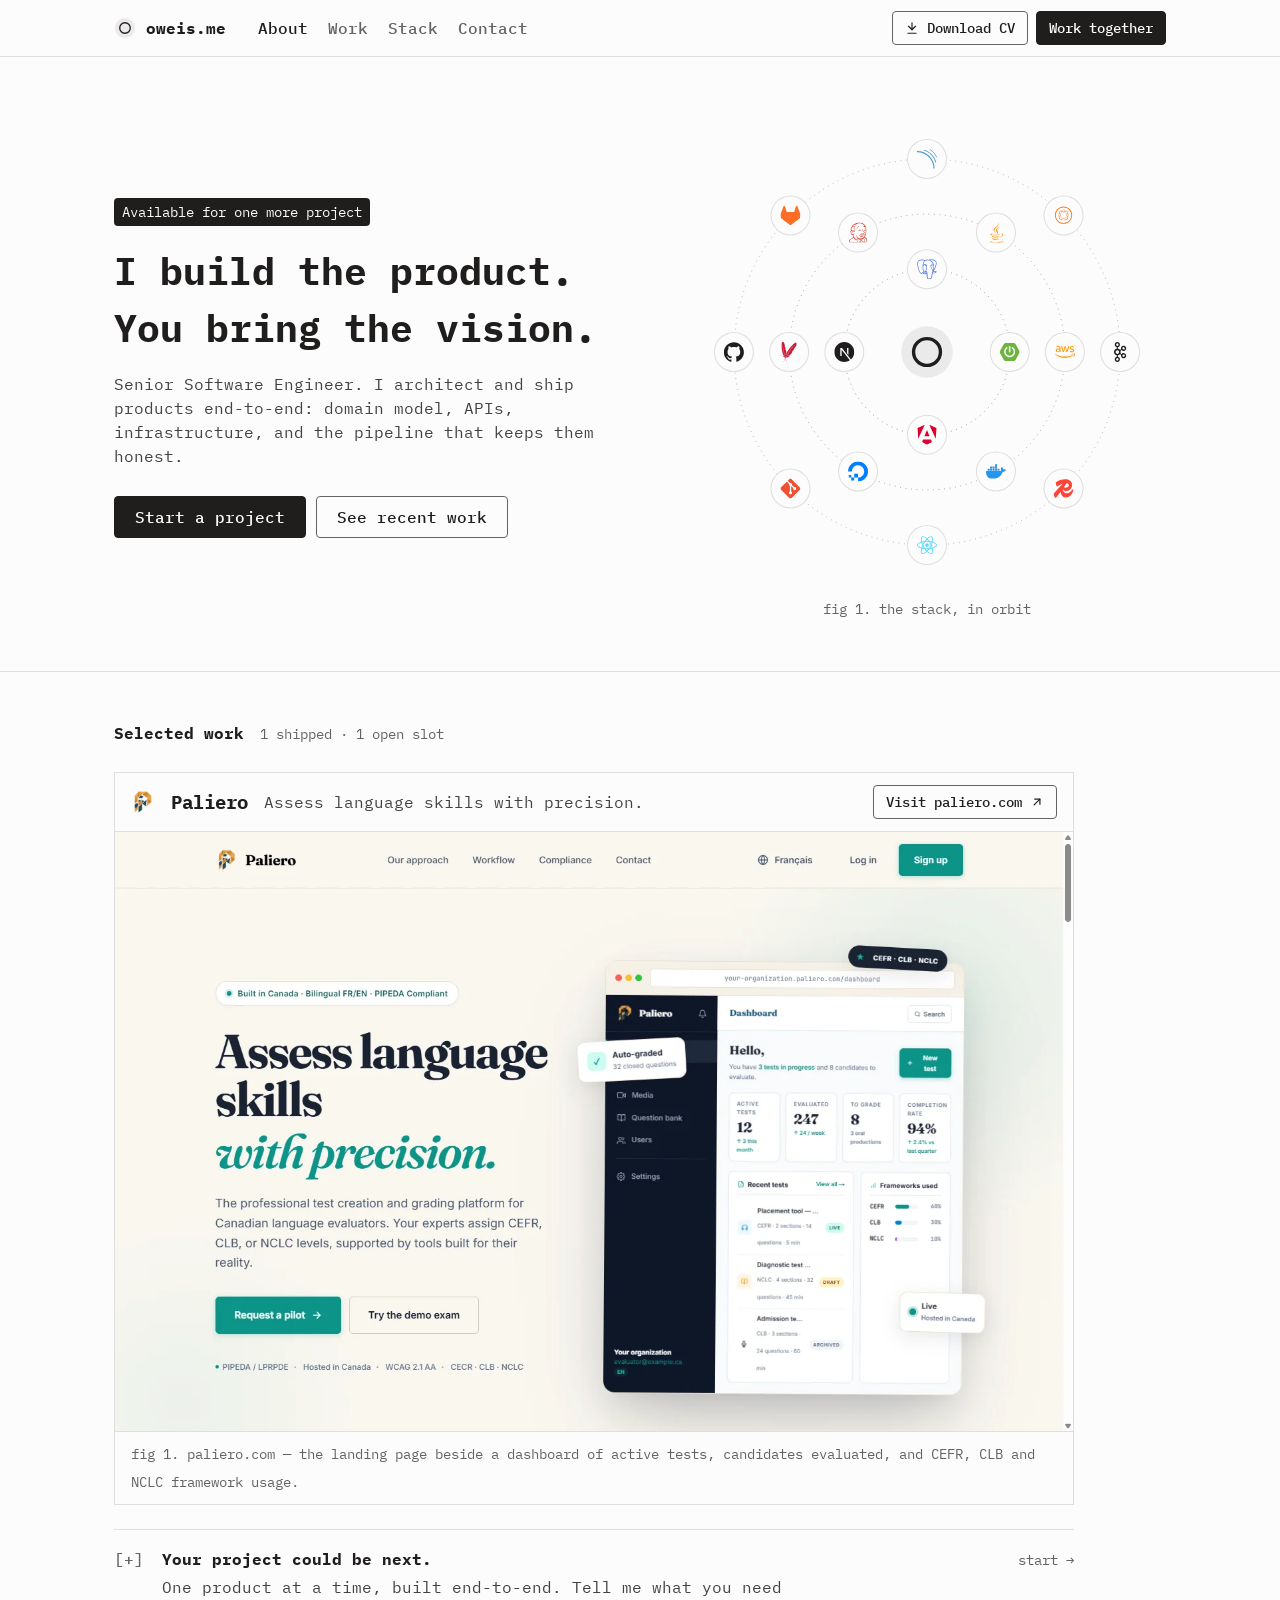
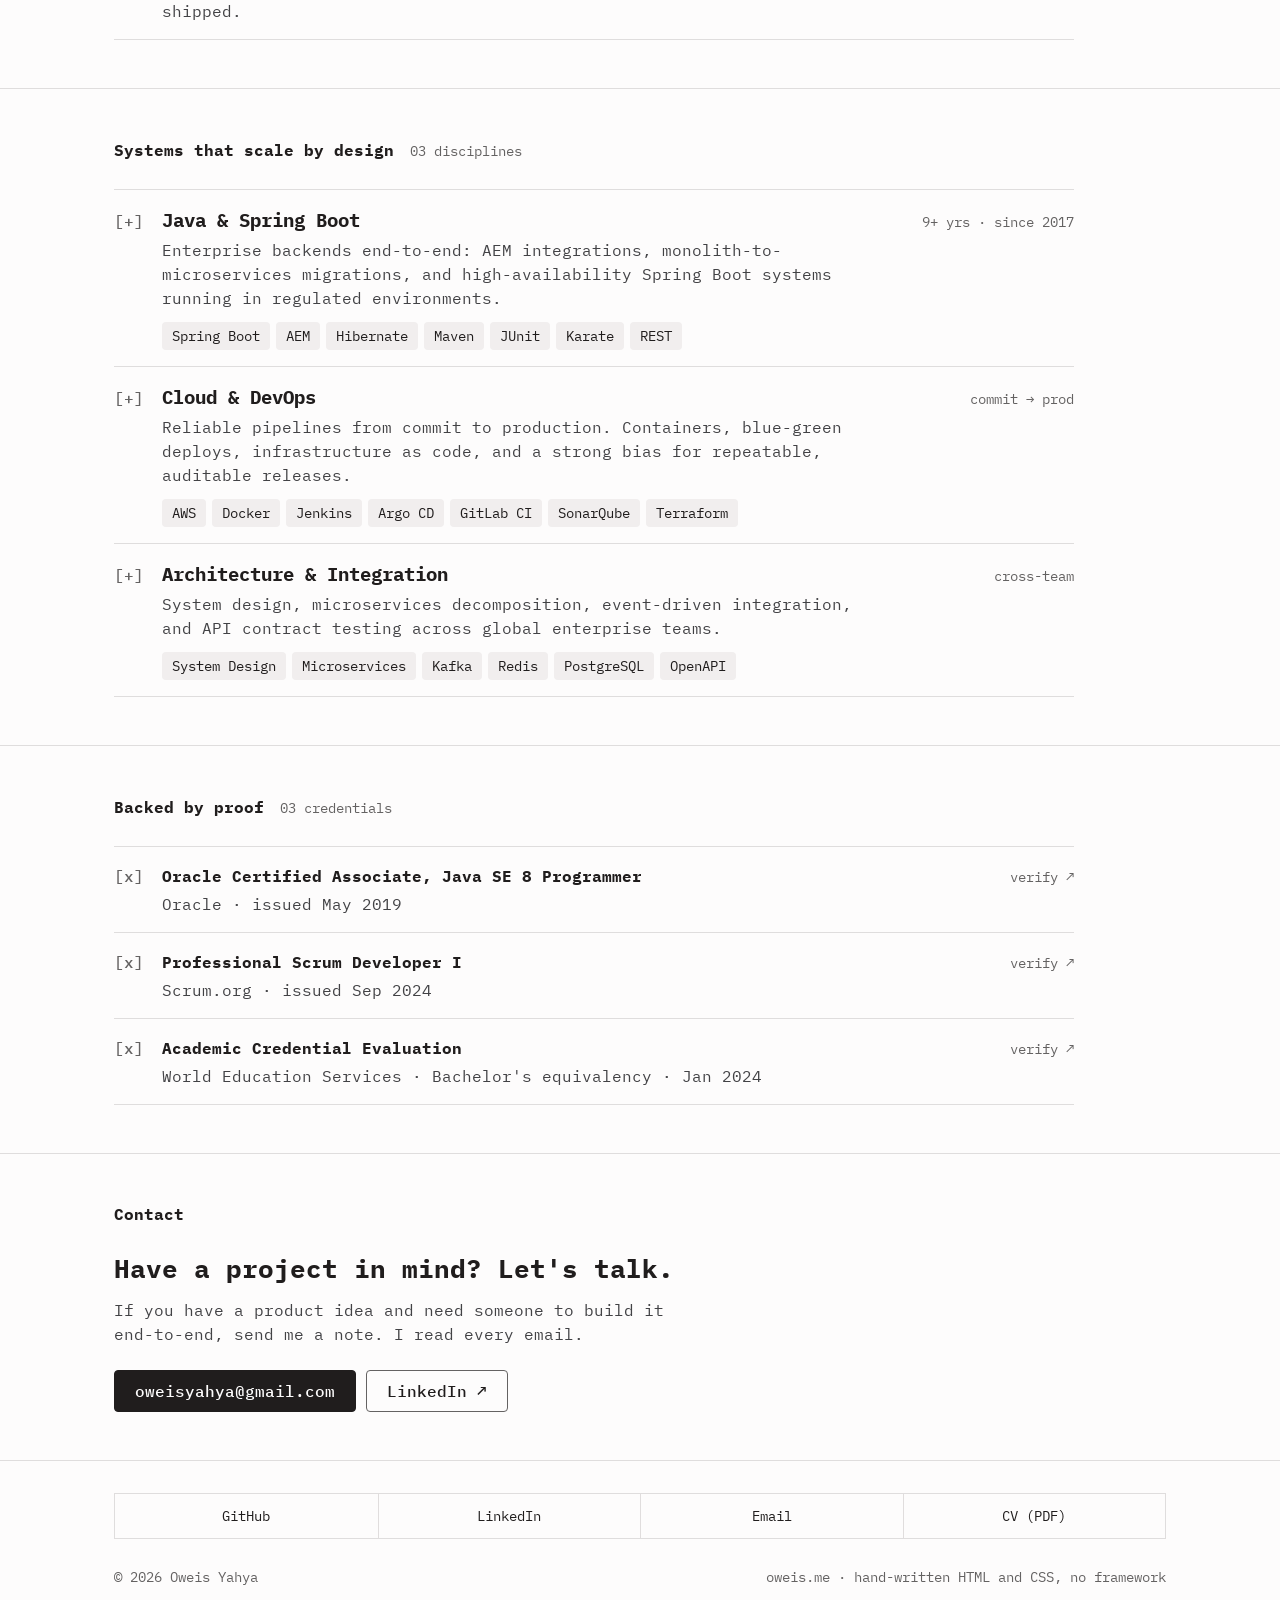
<file: index.html>
<!DOCTYPE html>
<html lang="en">
<head>
<meta charset="utf-8"/>
<meta name="robots" content="noindex,nofollow"/>
<meta content="width=device-width, initial-scale=1.0" name="viewport"/>
<meta name="description" content="Oweis Yahya — Senior Software Engineer specializing in Java, Spring Boot, and cloud architecture. I architect and ship products end-to-end."/>
<meta name="author" content="Oweis Yahya"/>
<meta name="referrer" content="strict-origin-when-cross-origin"/>
<link rel="canonical" href="https://oweis.me/"/>
<meta property="og:title" content="Oweis Yahya — Senior Software Engineer"/>
<meta property="og:description" content="Java, Spring Boot, and cloud architecture. I architect and ship products end-to-end."/>
<meta property="og:type" content="website"/>
<meta property="og:url" content="https://oweis.me/"/>
<meta property="og:site_name" content="Oweis Yahya"/>
<meta property="og:locale" content="en_US"/>
<meta property="og:image" content="https://oweis.me/assets/images/og-image.jpg"/>
<meta property="og:image:width" content="1200"/>
<meta property="og:image:height" content="630"/>
<meta property="og:image:type" content="image/jpeg"/>
<meta property="og:image:alt" content="Oweis Yahya — Senior Software Engineer portfolio"/>
<meta name="twitter:card" content="summary_large_image"/>
<meta name="twitter:title" content="Oweis Yahya — Senior Software Engineer"/>
<meta name="twitter:description" content="Java, Spring Boot, and cloud architecture. I architect and ship products end-to-end."/>
<meta name="twitter:image" content="https://oweis.me/assets/images/og-image.jpg"/>
<meta name="twitter:image:alt" content="Oweis Yahya — Senior Software Engineer portfolio"/>
<meta name="theme-color" content="#fdfcfc"/>
<link rel="icon" type="image/svg+xml" href="assets/logo/nested-o.svg?v=2"/>
<link rel="icon" type="image/png" sizes="192x192" href="assets/logo/icon-192.png"/>
<link rel="apple-touch-icon" sizes="180x180" href="assets/logo/apple-touch-icon.png"/>
<link rel="manifest" href="manifest.json"/>
<script type="application/ld+json">
{
  "@context": "https://schema.org",
  "@type": "Person",
  "name": "Oweis Yahya",
  "url": "https://oweis.me/",
  "image": "https://oweis.me/assets/images/og-image.jpg",
  "jobTitle": "Senior Software Engineer",
  "description": "Senior Software Engineer specializing in Java, Spring Boot, and cloud architecture. I architect and ship products end-to-end.",
  "knowsAbout": ["Java", "Spring Boot", "AWS", "Docker", "Kubernetes", "Microservices", "System Design", "CI/CD"],
  "sameAs": [
    "https://www.linkedin.com/in/oweisyahya/",
    "https://github.com/oweis"
  ]
}
</script>
<script type="application/ld+json">
{
  "@context": "https://schema.org",
  "@type": "WebSite",
  "name": "Oweis Yahya",
  "url": "https://oweis.me/",
  "image": "https://oweis.me/assets/images/og-image.jpg",
  "publisher": {
    "@type": "Person",
    "name": "Oweis Yahya",
    "logo": {
      "@type": "ImageObject",
      "url": "https://oweis.me/assets/logo/nested-o.svg"
    }
  }
}
</script>
<title>Oweis Yahya — Senior Software Engineer</title>
<link rel="preconnect" href="https://fonts.googleapis.com"/>
<link rel="preconnect" href="https://fonts.gstatic.com" crossorigin="anonymous"/>
<link href="https://fonts.googleapis.com/css2?family=IBM+Plex+Mono:wght@400;500;700&amp;display=swap" rel="stylesheet"/>
<link href="assets/css/style.css" rel="stylesheet"/>
</head>
<body>
<a href="#main-content" class="skip">Skip to content</a>

<header class="nav">
  <div class="frame nav__row">
    <a href="#top" class="brand" aria-label="Oweis Yahya — home">
      <svg class="brand__mark" viewBox="0 0 100 100" aria-hidden="true">
        <circle cx="50" cy="50" r="46" fill="currentColor" opacity=".08"/>
        <circle cx="50" cy="50" r="24" fill="none" stroke="currentColor" stroke-width="6"/>
      </svg>
      <span>oweis.me</span>
    </a>
    <nav class="nav__links" aria-label="Primary">
      <a class="nav-link" href="#about">About</a>
      <a class="nav-link" href="#work">Work</a>
      <a class="nav-link" href="#stack">Stack</a>
      <a class="nav-link" href="#contact">Contact</a>
    </nav>
    <div class="nav__actions">
      <a class="btn btn--secondary btn--sm" href="assets/Oweis_Yahya_CV.pdf" download="Oweis_Yahya_CV.pdf">
        <svg viewBox="0 0 24 24" fill="none" stroke="currentColor" stroke-width="2" stroke-linecap="round" stroke-linejoin="round" aria-hidden="true"><path d="M12 3v12"/><path d="m6 9 6 6 6-6"/><path d="M5 21h14"/></svg>
        Download CV
      </a>
      <a class="btn btn--sm" href="#contact">Work together</a>
      <button class="nav__menu" id="menu-toggle" type="button" aria-label="Open menu" aria-expanded="false" aria-controls="drawer">
        <svg id="menu-icon-open" viewBox="0 0 24 24" fill="none" stroke="currentColor" stroke-width="2" stroke-linecap="round" aria-hidden="true"><path d="M4 7h16M4 12h16M4 17h16"/></svg>
        <svg id="menu-icon-close" viewBox="0 0 24 24" fill="none" stroke="currentColor" stroke-width="2" stroke-linecap="round" aria-hidden="true" hidden><path d="M6 6l12 12M18 6L6 18"/></svg>
      </button>
    </div>
  </div>
  <div class="drawer" id="drawer" data-open="false">
    <nav class="frame" aria-label="Mobile">
      <a class="drawer-link" href="#about">About</a>
      <a class="drawer-link" href="#work">Work</a>
      <a class="drawer-link" href="#stack">Stack</a>
      <a class="drawer-link" href="#contact">Contact</a>
      <a class="drawer-link" href="assets/Oweis_Yahya_CV.pdf" download="Oweis_Yahya_CV.pdf">Download CV</a>
    </nav>
  </div>
</header>

<main id="main-content" tabindex="-1">

  <!-- Hero -->
  <section class="frame hero hero--orbit" id="about">
    <div class="hero__grid">
      <div class="hero__text">
        <span class="hero__badge">Available for one more project</span>
        <h1 class="display">I build the product. You bring the vision.</h1>
        <p class="body">Senior Software Engineer. I architect and ship products end-to-end: domain model, APIs, infrastructure, and the pipeline that keeps them honest.</p>
        <div class="hero__actions">
          <a class="btn" href="#contact">Start a project</a>
          <a class="btn btn--secondary" href="#work">See recent work</a>
        </div>
      </div>

      <figure class="hero__orbit" role="img" aria-label="Oweis Yahya's stack drawn as a solar system: Spring Boot, Angular, Next.js and PostgreSQL on the inner ring; AWS, Docker, DigitalOcean, Maven, Jenkins and Java on the middle ring; Kafka, Redis, React, Git, GitHub, GitLab, SonarQube and AEM on the outer ring.">
        <div class="orbit" id="orbit" aria-hidden="true">
          <svg class="orbit__rings" viewBox="0 0 520 520" aria-hidden="true">
            <circle cx="260" cy="260" r="90"  fill="none" stroke="currentColor" stroke-width="1" stroke-dasharray="1 5" opacity=".7"/>
            <circle cx="260" cy="260" r="150" fill="none" stroke="currentColor" stroke-width="1" stroke-dasharray="1 5" opacity=".6"/>
            <circle cx="260" cy="260" r="210" fill="none" stroke="currentColor" stroke-width="1" stroke-dasharray="1 5" opacity=".5"/>
          </svg>
          <div class="orbit__sun">
            <svg viewBox="0 0 100 100" aria-hidden="true">
              <circle cx="50" cy="50" r="46" fill="currentColor" opacity=".08"/>
              <circle cx="50" cy="50" r="24" fill="none" stroke="currentColor" stroke-width="6"/>
            </svg>
          </div>
          <div class="orbit__host" id="orbit-host"></div>
        </div>
        <figcaption class="orbit__caption" aria-hidden="true">fig 1. the stack, in orbit</figcaption>
      </figure>
    </div>

  </section>

  <!-- Work -->
  <section class="sec" id="work">
    <div class="frame">
      <div class="col">
        <h2 class="sec__label">Selected work <span class="count tnum">1 shipped · 1 open slot</span></h2>

        <article class="work">
          <div class="work__head">
            <img src="assets/images/paliero-logo.webp" alt="" class="work__logo" width="24" height="24"/>
            <h3 class="work__name">Paliero</h3>
            <p class="work__tag">Assess language skills with precision.</p>
            <a class="btn btn--secondary btn--sm" href="https://paliero.com" target="_blank" rel="noopener noreferrer">
              Visit paliero.com
              <svg viewBox="0 0 24 24" fill="none" stroke="currentColor" stroke-width="2" stroke-linecap="round" stroke-linejoin="round" aria-hidden="true"><path d="M7 17 17 7"/><path d="M8 7h9v9"/></svg>
            </a>
          </div>
          <a class="work__shot" href="https://paliero.com" target="_blank" rel="noopener noreferrer" tabindex="-1" aria-hidden="true">
            <img alt="" src="assets/images/paliero-screenshot.webp" loading="lazy" width="1440" height="900"/>
          </a>
          <p class="work__caption">fig 1. paliero.com — the landing page beside a dashboard of active tests, candidates evaluated, and CEFR, CLB and NCLC framework usage.</p>
        </article>

        <a class="next" href="#contact">
          <div class="rows">
            <div class="row">
              <span class="row__mark">[+]</span>
              <div><span class="row__title">Your project could be next.</span><p class="row__desc">One product at a time, built end-to-end. Tell me what you need shipped.</p></div>
              <span class="row__meta">start →</span>
            </div>
          </div>
        </a>
      </div>
    </div>
  </section>

  <!-- Stack -->
  <section class="sec" id="stack">
    <div class="frame">
      <div class="col">
        <h2 class="sec__label">Systems that scale by design <span class="count tnum">03 disciplines</span></h2>
        <ol class="rows">
          <li class="row">
            <span class="row__mark">[+]</span>
            <div>
              <h3 class="row__title">Java &amp; Spring Boot</h3>
              <p class="row__desc">Enterprise backends end-to-end: AEM integrations, monolith-to-microservices migrations, and high-availability Spring Boot systems running in regulated environments.</p>
              <ul class="chips"><li>Spring Boot</li><li>AEM</li><li>Hibernate</li><li>Maven</li><li>JUnit</li><li>Karate</li><li>REST</li></ul>
            </div>
            <span class="row__meta"><span id="java-yrs-2">9</span>+ yrs · since 2017</span>
          </li>
          <li class="row">
            <span class="row__mark">[+]</span>
            <div>
              <h3 class="row__title">Cloud &amp; DevOps</h3>
              <p class="row__desc">Reliable pipelines from commit to production. Containers, blue-green deploys, infrastructure as code, and a strong bias for repeatable, auditable releases.</p>
              <ul class="chips"><li>AWS</li><li>Docker</li><li>Jenkins</li><li>Argo CD</li><li>GitLab CI</li><li>SonarQube</li><li>Terraform</li></ul>
            </div>
            <span class="row__meta">commit → prod</span>
          </li>
          <li class="row">
            <span class="row__mark">[+]</span>
            <div>
              <h3 class="row__title">Architecture &amp; Integration</h3>
              <p class="row__desc">System design, microservices decomposition, event-driven integration, and API contract testing across global enterprise teams.</p>
              <ul class="chips"><li>System Design</li><li>Microservices</li><li>Kafka</li><li>Redis</li><li>PostgreSQL</li><li>OpenAPI</li></ul>
            </div>
            <span class="row__meta">cross-team</span>
          </li>
        </ol>
      </div>
    </div>
  </section>

  <!-- Credentials -->
  <section class="sec" id="credentials">
    <div class="frame">
      <div class="col">
        <h2 class="sec__label">Backed by proof <span class="count tnum">03 credentials</span></h2>
        <ul class="rows">
          <li>
            <a class="row row--link" href="https://www.credly.com/badges/42d89696-7fa7-4e7c-8723-32e058e02386" target="_blank" rel="noopener noreferrer">
              <span class="row__mark">[x]</span>
              <div><span class="row__title">Oracle Certified Associate, Java SE 8 Programmer</span><p class="row__desc">Oracle · issued May 2019</p></div>
              <span class="row__meta">verify ↗</span>
            </a>
          </li>
          <li>
            <a class="row row--link" href="https://www.credly.com/badges/cdc9ebbf-1b23-4b48-9339-f6e008cdb6f6" target="_blank" rel="noopener noreferrer">
              <span class="row__mark">[x]</span>
              <div><span class="row__title">Professional Scrum Developer I</span><p class="row__desc">Scrum.org · issued Sep 2024</p></div>
              <span class="row__meta">verify ↗</span>
            </a>
          </li>
          <li>
            <a class="row row--link" href="https://www.credly.com/badges/ced4ece6-59a4-46b6-9def-6f5f519db3c7" target="_blank" rel="noopener noreferrer">
              <span class="row__mark">[x]</span>
              <div><span class="row__title">Academic Credential Evaluation</span><p class="row__desc">World Education Services · Bachelor's equivalency · Jan 2024</p></div>
              <span class="row__meta">verify ↗</span>
            </a>
          </li>
        </ul>
      </div>
    </div>
  </section>

  <!-- Contact -->
  <section class="sec contact" id="contact">
    <div class="frame">
      <div class="col">
        <h2 class="sec__label">Contact</h2>
        <p class="display">Have a project in mind? Let's talk.</p>
        <p class="body">If you have a product idea and need someone to build it end-to-end, send me a note. I read every email.</p>
        <div class="contact__actions">
          <a class="btn" href="mailto:oweisyahya@gmail.com">oweisyahya@gmail.com</a>
          <a class="btn btn--secondary" href="https://www.linkedin.com/in/oweisyahya/" target="_blank" rel="noopener noreferrer">LinkedIn ↗</a>
        </div>
      </div>
    </div>
  </section>

</main>

<footer class="footer">
  <div class="frame">
    <nav class="footer__links" aria-label="Footer">
      <a href="https://github.com/oweis" target="_blank" rel="noopener noreferrer">GitHub</a>
      <a href="https://www.linkedin.com/in/oweisyahya/" target="_blank" rel="noopener noreferrer">LinkedIn</a>
      <a href="mailto:oweisyahya@gmail.com">Email</a>
      <a href="assets/Oweis_Yahya_CV.pdf" download="Oweis_Yahya_CV.pdf">CV (PDF)</a>
    </nav>
    <div class="footer__bottom">
      <span>© <span id="copyright-year">2026</span> Oweis Yahya</span>
      <span>oweis.me · hand-written HTML and CSS, no framework</span>
    </div>
  </div>
</footer>

<script src="assets/js/stack-icons.js"></script>
<script>
(function(){
  // Mobile drawer
  var toggle = document.getElementById('menu-toggle');
  var drawer = document.getElementById('drawer');
  var iconOpen = document.getElementById('menu-icon-open');
  var iconClose = document.getElementById('menu-icon-close');
  function setOpen(open){
    drawer.setAttribute('data-open', String(open));
    iconOpen.hidden = open;
    iconClose.hidden = !open;
    toggle.setAttribute('aria-expanded', String(open));
    toggle.setAttribute('aria-label', open ? 'Close menu' : 'Open menu');
  }
  toggle.addEventListener('click', function(){ setOpen(drawer.getAttribute('data-open') !== 'true'); });
  drawer.querySelectorAll('a').forEach(function(a){ a.addEventListener('click', function(){ setOpen(false); }); });
  document.addEventListener('keydown', function(e){
    if(e.key === 'Escape' && drawer.getAttribute('data-open') === 'true'){ setOpen(false); toggle.focus(); }
  });

  // Years of Java, counted from Feb 2017
  var years = Math.floor((Date.now() - new Date(2017, 1, 1)) / (365.25 * 24 * 3600 * 1000));
  ['java-yrs','java-yrs-2'].forEach(function(id){ var el = document.getElementById(id); if(el) el.textContent = years; });
  var y = document.getElementById('copyright-year'); if(y) y.textContent = new Date().getFullYear();

  // Stack in orbit: three rings of monospaced chips, drawn in the TUI's own palette.
  var orbit = document.getElementById('orbit');
  var host = document.getElementById('orbit-host');
  var icons = window.STACK_ICONS || {};
  var rings = [
    { radius: 90,  dur: 36, reverse: false, tools: [
      ['springboot', '#6DB33F'], ['angular', '#DD0031'], ['nextdotjs'], ['postgresql', '#4169E1'] ] },
    { radius: 150, dur: 54, reverse: true,  tools: [
      ['amazonwebservices', '#FF9900'], ['docker', '#2496ED'], ['digitalocean', '#0080FF'], ['apachemaven', '#C71A36'], ['jenkins', '#D24939'], ['java', '#F89820'] ] },
    { radius: 210, dur: 78, reverse: false, tools: [
      ['apachekafka'], ['redis', '#FF4438'], ['react', '#61DAFB'], ['git', '#F05032'], ['github'], ['gitlab', '#FC6D26'], ['sonarqube', '#4E9BCD'], ['aem', '#FF7618'] ] }
  ];
  if(orbit && host){
    rings.forEach(function(r){
      var ring = document.createElement('div');
      ring.className = 'ring' + (r.reverse ? ' ring--rev' : '');
      ring.style.setProperty('--dur', r.dur + 's');
      r.tools.forEach(function(t, i){
        var moon = document.createElement('div');
        moon.className = 'moon';
        moon.dataset.angle = (360 / r.tools.length) * i;
        moon.dataset.radius = r.radius;
        var chip = document.createElement('span');
        chip.className = 'moon__chip';
        if(t[1]) chip.style.color = t[1];
        var svg = document.createElementNS('http://www.w3.org/2000/svg', 'svg');
        svg.setAttribute('viewBox', '0 0 24 24');
        svg.setAttribute('fill', 'currentColor');
        svg.setAttribute('aria-hidden', 'true');
        svg.innerHTML = icons[t[0]] || '';
        chip.appendChild(svg);
        moon.appendChild(chip);
        ring.appendChild(moon);
      });
      host.appendChild(ring);
    });
    function place(){
      var w = orbit.getBoundingClientRect().width;
      var f = w / 520;
      host.querySelectorAll('.moon').forEach(function(m){
        var r = Number(m.dataset.radius) * f, a = Number(m.dataset.angle);
        m.style.transform = 'rotate(' + a + 'deg) translate(' + r.toFixed(1) + 'px) rotate(' + (-a) + 'deg)';
      });
    }
    place();
    window.addEventListener('resize', place);
    // Stop the animations while the orbit is off-screen
    if('IntersectionObserver' in window){
      new IntersectionObserver(function(entries){
        entries.forEach(function(en){ orbit.classList.toggle('is-paused', !en.isIntersecting); });
      }, { threshold: 0 }).observe(orbit);
    }
  }

  // Nav scroll-spy
  var ids = ['about','work','stack','contact'];
  var links = document.querySelectorAll('.nav-link');
  if('IntersectionObserver' in window){
    var visible = new Map();
    var spy = new IntersectionObserver(function(entries){
      entries.forEach(function(en){ visible.set(en.target.id, en.isIntersecting ? en.intersectionRatio : 0); });
      var best = null, bestR = 0;
      visible.forEach(function(r, id){ if(r > bestR){ bestR = r; best = id; } });
      if(best){ links.forEach(function(l){ l.classList.toggle('is-active', l.getAttribute('href') === '#' + best); }); }
    }, { rootMargin: '-40% 0px -50% 0px', threshold: [0, .25, .5, 1] });
    ids.forEach(function(id){ var el = document.getElementById(id); if(el) spy.observe(el); });
  }
})();
</script>
</body>
</html>
</file>
<file: assets/css/style.css>
/* oweis.me — stylesheet
   Design language: DESIGN.md (OpenCode-inspired). One monospaced face for every
   text role, warm cream canvas, hairline rules instead of cards, 4px radius on
   interactive elements only, and a single dark surface reserved for the hero. */

:root{
  --canvas:#fdfcfc;
  --surface-soft:#f8f7f7;
  --surface-card:#f1eeee;
  --surface-dark:#201d1d;
  --surface-dark-2:#302c2c;

  --ink:#201d1d;
  --ink-deep:#0f0000;
  --charcoal:#302c2c;
  --body:#424245;
  --mute:#646262;
  --stone:#6e6e73;
  --ash:#9a9898;

  --hair:rgba(15,0,0,.12);
  --hair-strong:#646262;
  --on-dark:#fdfcfc;
  --on-dark-mute:#9a9898;

  /* semantic ramp: TUI-only, never on marketing chrome */
  --tui-accent:#5ea6ff;
  --tui-success:#30d158;
  --tui-warning:#ff9f0a;

  --r:4px;
  --section:96px;
  --frame:1100px;
  --col:960px;
  --nav-h:56px;

  --mono:"IBM Plex Mono","Berkeley Mono",ui-monospace,SFMono-Regular,Menlo,Consolas,"Liberation Mono",monospace;
  color-scheme:light;
}

*,*::before,*::after{box-sizing:border-box}
html{-webkit-text-size-adjust:100%;text-size-adjust:100%}
@media (prefers-reduced-motion:no-preference){html{scroll-behavior:smooth}}
body{
  margin:0;
  background:var(--canvas);
  color:var(--ink);
  font-family:var(--mono);
  font-size:16px;
  line-height:1.5;
  font-feature-settings:"kern","liga" 0,"calt" 0;
}
h1,h2,h3,p,ul,ol,figure{margin:0}
ul,ol{padding:0;list-style:none}
img,svg{display:block;max-width:100%}
img{height:auto}
a{color:inherit;text-decoration:underline;text-underline-offset:.18em;text-decoration-thickness:1px}
a:hover{color:var(--ink-deep)}
button{font:inherit;color:inherit;background:none;border:0;padding:0;cursor:pointer}
strong,b{font-weight:500}
::selection{background:var(--ink);color:var(--canvas)}

/* focus: flat 1px ink signal, no halo (DESIGN.md text-input-focused) */
:focus-visible{outline:1px solid var(--ink);outline-offset:2px;border-radius:var(--r)}

.sr-only{position:absolute;width:1px;height:1px;padding:0;margin:-1px;overflow:hidden;clip:rect(0,0,0,0);white-space:nowrap;border:0}
.skip{position:absolute;left:16px;top:-100px;z-index:100;background:var(--ink);color:var(--canvas);padding:4px 20px;line-height:2;border-radius:var(--r);text-decoration:none}
.skip:focus{top:8px}

/* ── layout ───────────────────────────────────────────────── */
.frame{max-width:var(--frame);margin-inline:auto;padding-inline:24px}
.col{max-width:var(--col)}
.sec{padding-block:calc(var(--section) / 2);border-top:1px solid var(--hair)}
.sec--first{border-top:0;padding-top:calc(var(--section) / 2 + 16px)}
.sec__label{font-size:16px;font-weight:700;line-height:1.5;margin-bottom:24px;display:flex;align-items:baseline;gap:16px;flex-wrap:wrap}
.sec__label .count{font-weight:400;color:var(--mute);font-size:14px;line-height:2;font-variant-numeric:tabular-nums}

/* ── type roles (DESIGN.md typography) ─────────────────────── */
.display{font-size:38px;font-weight:700;line-height:1.5;letter-spacing:0;text-wrap:balance}
.heading{font-size:16px;font-weight:700;line-height:1.5}
.body{font-size:16px;font-weight:400;line-height:1.5;color:var(--body)}
.body-strong{font-size:16px;font-weight:500;line-height:1.5;color:var(--ink)}
.caption{font-size:14px;font-weight:400;line-height:2;color:var(--mute)}
.tnum{font-variant-numeric:tabular-nums}
@media (max-width:640px){.display{font-size:26px;line-height:1.4}}

/* ── buttons ──────────────────────────────────────────────── */
.btn{
  display:inline-flex;align-items:center;gap:8px;
  padding:4px 20px;line-height:2;font-size:16px;font-weight:500;
  border-radius:var(--r);border:1px solid var(--ink);
  background:var(--ink);color:var(--canvas);text-decoration:none;
  white-space:nowrap;
}
.btn:hover{color:var(--canvas)}
.btn:active{background:var(--ink-deep);border-color:var(--ink-deep)}
.btn--secondary{background:var(--canvas);color:var(--ink);border-color:var(--hair-strong)}
.btn--secondary:hover{color:var(--ink);border-color:var(--ink)}
.btn--secondary:active{background:var(--surface-card)}
.btn--sm{font-size:14px;padding:2px 12px}
.btn svg{width:14px;height:14px;flex-shrink:0}

/* ── primary nav ──────────────────────────────────────────── */
.nav{position:sticky;top:0;z-index:50;background:var(--canvas);border-bottom:1px solid var(--hair)}
.nav__row{display:flex;align-items:center;gap:24px;min-height:var(--nav-h)}
.brand{display:inline-flex;align-items:center;gap:10px;text-decoration:none;font-weight:700;white-space:nowrap;padding-block:8px}
.brand:hover{color:var(--ink)}
.brand__mark{width:22px;height:22px;color:var(--ink);flex-shrink:0}
.nav__links{display:flex;gap:20px;margin-left:8px}
.nav__links a{text-decoration:none;color:var(--mute);font-weight:500;padding-block:8px}
.nav__links a:hover,.nav__links a.is-active{color:var(--ink)}
.nav__actions{display:flex;align-items:center;gap:8px;margin-left:auto}
.nav__menu{display:none;width:44px;height:44px;align-items:center;justify-content:center;border:1px solid var(--hair-strong);border-radius:var(--r);margin-left:auto}
.nav__menu svg{width:18px;height:18px}
.drawer{display:none;border-bottom:1px solid var(--hair);background:var(--canvas)}
.drawer[data-open="true"]{display:block}
.drawer nav{display:flex;flex-direction:column;padding-block:8px}
.drawer a{text-decoration:none;padding:10px 0;color:var(--ink);font-weight:500;border-top:1px solid var(--hair)}
.drawer a:first-child{border-top:0}
@media (max-width:760px){
  .nav__links{display:none}
  .nav__actions .btn--secondary{display:none}
  .nav__actions{margin-left:auto}
  .nav__menu{display:inline-flex;margin-left:0}
}

/* ── hero ─────────────────────────────────────────────────── */
.hero{padding-block:calc(var(--section) / 2 + 8px) calc(var(--section) / 2)}
.hero__text{max-width:64ch}
.hero__badge{display:inline-block;background:var(--surface-dark);color:var(--on-dark);font-size:14px;line-height:2;padding:0 8px;border-radius:var(--r);margin-bottom:16px}
.hero .display{margin-bottom:16px}
.hero .body{margin-bottom:28px;max-width:56ch}
.hero__actions{display:flex;gap:10px;flex-wrap:wrap}

/* ── stack in orbit: beside the hero text, on the cream canvas ── */
.hero__grid{display:grid;grid-template-columns:minmax(0,1fr);gap:40px;align-items:center}
.hero__orbit{margin:0;justify-self:center;width:min(100%,400px)}
.orbit{position:relative;aspect-ratio:1;width:100%;overflow:hidden;color:var(--hair-strong)}
.orbit__rings{position:absolute;inset:0;width:100%;height:100%}
.orbit__sun{position:absolute;top:50%;left:50%;width:56px;height:56px;transform:translate(-50%,-50%);color:var(--ink);z-index:2}
.orbit__host{position:absolute;inset:0}
.ring{position:absolute;inset:0;animation:orbit-spin var(--dur) linear infinite}
.ring--rev{animation-direction:reverse}
@keyframes orbit-spin{to{transform:rotate(360deg)}}
.moon{position:absolute;top:50%;left:50%;width:0;height:0}
/* avatar-style circles are the only fully rounded element in the system */
.moon__chip{
  position:absolute;left:0;top:0;
  transform:translate(-50%,-50%);
  width:40px;height:40px;display:flex;align-items:center;justify-content:center;
  background:var(--canvas);color:var(--ink);
  border:1px solid var(--hair);border-radius:9999px;
  animation:orbit-counter var(--dur) linear infinite;
}
.moon__chip svg{width:20px;height:20px}
.ring--rev .moon__chip{animation-name:orbit-counter-rev}
@keyframes orbit-counter{from{transform:translate(-50%,-50%) rotate(0)}to{transform:translate(-50%,-50%) rotate(-360deg)}}
@keyframes orbit-counter-rev{from{transform:translate(-50%,-50%) rotate(0)}to{transform:translate(-50%,-50%) rotate(360deg)}}
.orbit.is-paused .ring,.orbit.is-paused .moon__chip{animation-play-state:paused}
.orbit__caption{margin:4px 0 0;font-size:14px;line-height:2;color:var(--mute);text-align:center}
@media (min-width:1024px){
  .hero__grid{grid-template-columns:minmax(0,1.1fr) minmax(0,1fr);gap:48px}
  .hero__orbit{justify-self:end;width:min(100%,520px)}
}
@media (max-width:640px){
  .moon__chip{width:32px;height:32px}
  .moon__chip svg{width:16px;height:16px}
  .orbit__sun{width:40px;height:40px}
}

/* ── list rows (DESIGN.md list-row / faq-row) ──────────────── */
.rows{border-top:1px solid var(--hair)}
.row{
  display:grid;grid-template-columns:32px minmax(0,1fr) auto;column-gap:16px;
  padding:16px 0;border-bottom:1px solid var(--hair);align-items:baseline;
}
.row__mark{color:var(--mute);font-weight:500}
.row__title{font-weight:700;color:var(--ink)}
.row__desc{color:var(--body);margin-top:4px;max-width:70ch}
.row__meta{color:var(--mute);font-size:14px;line-height:2;white-space:nowrap;font-variant-numeric:tabular-nums}
.row__meta a{text-decoration:none;color:var(--mute)}
.row__meta a:hover{color:var(--ink);text-decoration:underline}
.row--link{text-decoration:none;color:inherit}
.row--link:hover{background:var(--surface-soft)}
.row--link:hover .row__title{text-decoration:underline;text-underline-offset:.18em}
@media (max-width:640px){
  .row{grid-template-columns:28px minmax(0,1fr);row-gap:4px}
  .row__meta{grid-column:2;white-space:normal}
}

/* chips = install-snippet surface, 4px radius */
.chips{display:flex;flex-wrap:wrap;gap:6px;margin-top:12px}
.chips li{background:var(--surface-card);color:var(--ink);padding:0 10px;line-height:2;font-size:14px;border-radius:var(--r)}

/* ── work ─────────────────────────────────────────────────── */
.work{border:1px solid var(--hair);border-radius:0}
.work__head{display:flex;align-items:center;gap:16px;padding:12px 16px;border-bottom:1px solid var(--hair);flex-wrap:wrap}
.work__logo{width:24px;height:24px;flex-shrink:0}
.work__name{font-weight:700}
.work__tag{color:var(--body)}
.work__head .btn{margin-left:auto}
.work__shot{display:block;background:var(--surface-soft)}
.work__shot img{width:100%}
.work__caption{padding:8px 16px;border-top:1px solid var(--hair);font-size:14px;line-height:2;color:var(--mute)}
.next{display:block;margin-top:24px;text-decoration:none;color:var(--ink)}
.next .row{border-top:0}
@media (max-width:640px){
  .work__head{gap:10px}
  .work__head .btn{margin-left:0;width:100%;justify-content:center}
}

/* ── contact ──────────────────────────────────────────────── */
.contact .display{font-size:26px;line-height:1.4;margin-bottom:12px}
.contact .body{max-width:56ch;margin-bottom:24px}
.contact__actions{display:flex;gap:10px;flex-wrap:wrap}

/* ── footer (DESIGN.md footer-section) ────────────────────── */
.footer{border-top:1px solid var(--hair);padding-block:32px;font-size:14px;line-height:2;color:var(--body)}
.footer__links{display:grid;grid-template-columns:repeat(4,1fr);border:1px solid var(--hair)}
.footer__links a{text-decoration:none;text-align:center;padding:8px 12px;border-left:1px solid var(--hair);color:var(--ink)}
.footer__links a:first-child{border-left:0}
.footer__links a:hover{background:var(--surface-soft);text-decoration:underline}
.footer__bottom{display:flex;justify-content:space-between;gap:16px;flex-wrap:wrap;margin-top:24px;color:var(--mute)}
@media (max-width:640px){
  .footer__links{grid-template-columns:repeat(2,1fr)}
  .footer__links a:nth-child(3){border-left:0}
  .footer__links a:nth-child(n+3){border-top:1px solid var(--hair)}
}

@media (prefers-reduced-motion:reduce){
  *,*::before,*::after{animation-duration:.01ms!important;animation-iteration-count:1!important;transition-duration:.01ms!important}
}
</file>
